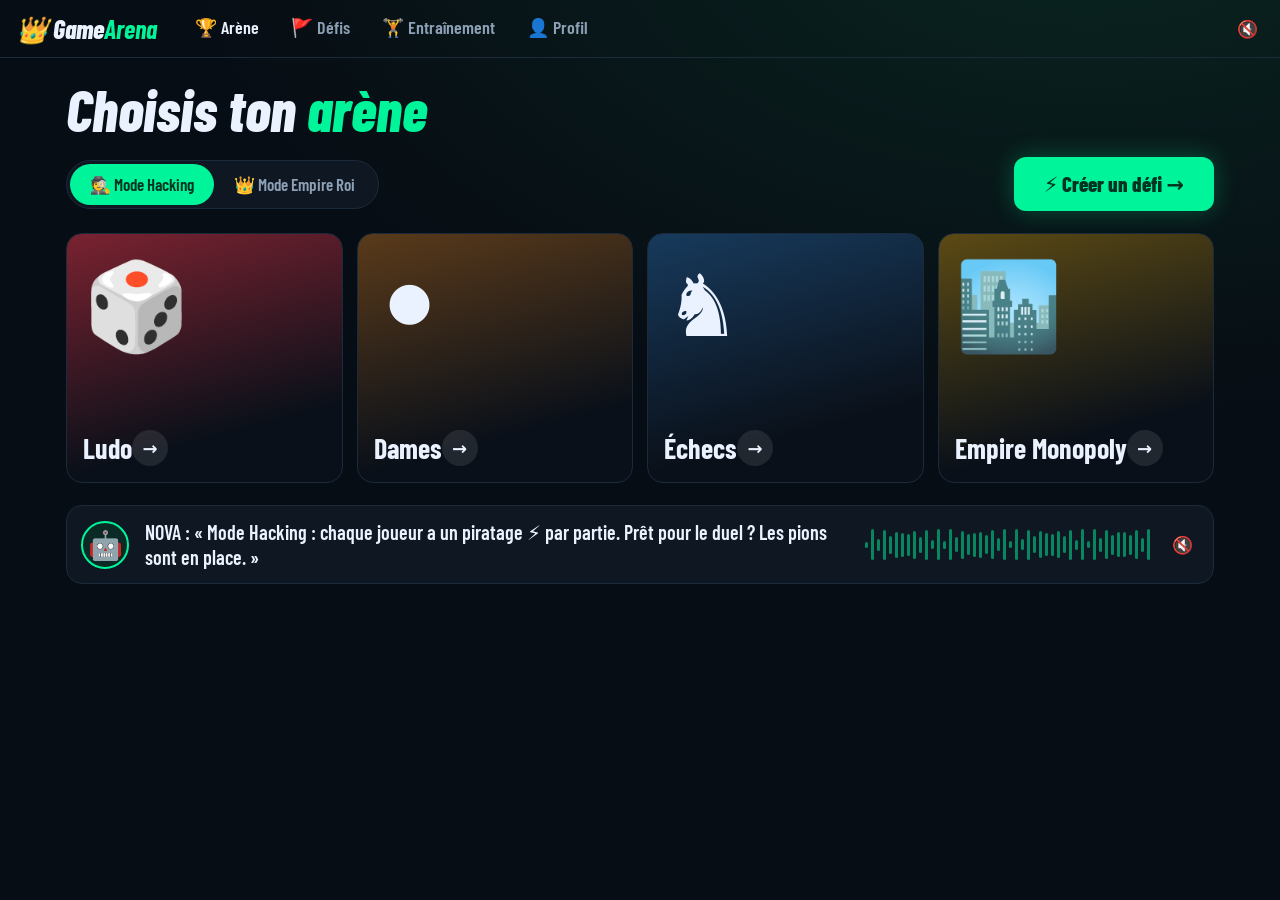
<file: public/assets/aistudio/gamearena_761ebb5e.html>
<!DOCTYPE html>
<html lang="fr">
<head>
<meta charset="utf-8">
<meta name="viewport" content="width=device-width,initial-scale=1">
<title>GameArena</title>
<link rel="stylesheet" href="https://fonts.googleapis.com/css2?family=Barlow+Condensed:ital,wght@0,500;0,600;0,700;1,800&display=swap">
<style>
*{box-sizing:border-box;margin:0}
:root{--bg:#070d14;--p:#0e1722;--l:#1c2b3b;--g:#00f59b;--k:#ff3d71;--t:#eaf2ff;--m:#8da0b5}
body{background:radial-gradient(900px 500px at 85% -10%,#0b3a2b88,transparent),var(--bg);color:var(--t);font:600 17px 'Barlow Condensed','Arial Narrow',system-ui,sans-serif;min-height:100vh}
button,select,input{font:inherit;color:inherit}
button{cursor:pointer;border:0;background:none}
button:disabled{opacity:.4;cursor:default}
header{display:flex;align-items:center;gap:4px;padding:0 16px;height:58px;border-bottom:1px solid var(--l);overflow-x:auto}
.logo{font:italic 800 26px 'Barlow Condensed',sans-serif;margin-right:18px;white-space:nowrap}
.logo b{color:var(--g)}
#tabs{display:flex;flex:1}
.tab{padding:19px 16px;color:var(--m);border-bottom:3px solid transparent;white-space:nowrap;font-size:18px}
.tab.on{color:var(--t);border-color:var(--g)}
main{max-width:1180px;margin:auto;padding:22px 16px 48px}
h1{font:italic 800 clamp(32px,6vw,58px)/1.02 'Barlow Condensed',sans-serif}
h1 em{color:var(--g)}
h1 small{font:500 17px system-ui,sans-serif;font-style:normal;color:var(--m);margin-left:14px}
.bar,.act,.row,.lk,.top{display:flex;align-items:center;gap:14px;flex-wrap:wrap}
.bar{margin:18px 0 22px;justify-content:space-between}
.seg{display:inline-flex;background:var(--p);border:1px solid var(--l);border-radius:40px;padding:3px}
.seg button{padding:10px 20px;border-radius:30px;color:var(--m)}
.seg button.on{background:var(--g);color:#032}
.cta{background:var(--g);color:#032;font-weight:800;font-size:21px;padding:14px 30px;border-radius:12px;box-shadow:0 0 24px #00f59b44}
.ghost{border:1px solid var(--g);color:var(--g);padding:12px 20px;border-radius:12px;text-decoration:none;display:inline-block}
.cards{display:grid;grid-template-columns:repeat(auto-fit,minmax(210px,1fr));gap:14px}
.gc{height:250px;border-radius:16px;border:1px solid var(--l);background:linear-gradient(165deg,var(--a),#0a1019 75%);padding:16px;display:flex;flex-direction:column;justify-content:space-between;text-align:left;color:var(--t);transition:.2s}
.gc:hover{transform:translateY(-4px);border-color:var(--g)}
.big{font-size:86px;text-align:center}
.gn{font-size:28px;font-weight:700;display:flex;justify-content:space-between;align-items:center}
.gn i{font-style:normal;width:36px;height:36px;border-radius:50%;background:#ffffff18;display:grid;place-items:center;font-size:18px}
.panel{background:var(--p);border:1px solid var(--l);border-radius:16px;padding:18px;margin-top:16px}
.novabar{display:flex;align-items:center;gap:16px;margin-top:22px;padding:14px;border:1px solid var(--l);border-radius:16px;background:var(--p)}
.novabar #nl{flex:1;font-size:20px}
.av{width:48px;height:48px;flex:none;border-radius:50%;display:grid;place-items:center;font-size:28px;background:#0c2a25;border:2px solid var(--c,var(--g))}
.wv{display:flex;align-items:center;gap:3px;height:40px}
.wv i{width:3px;background:var(--g);border-radius:2px;animation:w .8s ease-in-out infinite alternate}
@keyframes w{to{transform:scaleY(.25)}}
body.mute .wv i{animation:none;opacity:.5}
.row3{display:grid;grid-template-columns:repeat(auto-fit,minmax(220px,1fr));gap:18px}
select,input{width:100%;margin-top:8px;background:#0a121b;border:1px solid var(--g);border-radius:12px;padding:13px;font-size:20px}
.lk code{flex:1;min-width:200px;background:#0a121b;border:1px solid var(--l);border-radius:10px;padding:12px;font:13px monospace;overflow:hidden;text-overflow:ellipsis;white-space:nowrap}
.slots{display:grid;grid-template-columns:repeat(auto-fit,minmax(200px,1fr));gap:12px;margin-top:12px}
.slot{display:flex;gap:12px;align-items:center;padding:14px;border:1px solid var(--l);border-radius:14px;text-align:left;background:#0a121b;color:var(--t);font-size:19px}
.slot.h{border-color:var(--g)}
.slot.w{border-style:dashed;color:var(--m)}
.note{color:var(--m);font:14px system-ui,sans-serif;margin-top:14px}
.act{margin-top:20px}
.hero{position:relative;overflow:hidden;border-radius:18px;padding:34px;min-height:290px;display:flex;flex-direction:column;justify-content:center;align-items:flex-start;gap:18px;background:linear-gradient(100deg,#07100f 35%,transparent),radial-gradient(circle at 80% 40%,var(--a),#0a1019)}
.hbig{position:absolute;right:6%;top:10%;font-size:180px;opacity:.85}
.pill{background:var(--g);color:#032;padding:10px 20px;border-radius:30px;font-weight:700;font-size:19px}
.pill2{border:1px solid var(--l);padding:8px 16px;border-radius:30px}
.plus{width:60px;height:60px;border:2px dashed var(--m);border-radius:50%;display:grid;place-items:center;font-size:30px;color:var(--m)}
.grow{flex:1;min-width:200px}
.ul{color:var(--m);font-size:22px}
.c{text-align:center;margin-top:18px}
.top{margin-bottom:6px}
.top h1{font-size:40px}
.live{margin-left:auto;border:1px solid var(--l);border-radius:30px;padding:8px 16px;color:var(--k)}
.live i{display:inline-block;width:9px;height:9px;border-radius:50%;background:var(--k);margin-right:6px}
.live b{color:var(--t);border-left:1px solid var(--l);margin-left:10px;padding-left:10px}
.pcs{display:flex;gap:12px;margin:12px 0;flex-wrap:wrap}
.pc{flex:1;min-width:230px;display:flex;align-items:center;gap:12px;padding:10px 14px;border-radius:14px;border:1px solid var(--l);background:var(--p);opacity:.6}
.pc.on{opacity:1;border-color:var(--c);box-shadow:0 0 18px color-mix(in srgb,var(--c) 35%,transparent)}
.pc .nm{flex:1;font-size:22px}
.info{padding:6px 12px;border-radius:8px;background:#0008;font-size:22px;color:var(--c)}
.cr{padding:6px 10px;border:1px solid var(--l);border-radius:8px}
.hk{color:#ffd84d;margin-left:6px;font-size:20px}
.gm{display:grid;grid-template-columns:minmax(0,1.15fr) minmax(280px,1fr);gap:16px;align-items:start}
@media(max-width:860px){.gm{grid-template-columns:1fr}}
.bw{position:relative}
.nova{background:var(--p);border:1px solid var(--l);border-radius:16px;padding:16px;display:flex;flex-direction:column;gap:12px}
.nh{display:flex;align-items:center;gap:12px}
.nh div:nth-child(2){flex:1;font-size:24px}
.nh small{display:block;color:var(--m);font-size:16px}
.m1{border:2px solid var(--g);background:#073a2b;border-radius:12px;padding:14px;font-size:22px;min-height:70px}
.m2{border:1px solid var(--l);border-radius:12px;padding:14px;font-size:20px;color:var(--m);min-height:56px}
.ctl{display:flex;align-items:center;gap:12px;border-top:1px solid var(--l);padding-top:12px}
.ctl>button{border:1px solid var(--l);border-radius:10px;padding:10px 16px;font-size:20px}
.dots{flex:1;display:flex;gap:5px}
.dots i{width:7px;height:7px;border-radius:50%;background:#26394d}
.dots i.on{background:var(--g)}
.ov{position:absolute;inset:0;background:#050a10ea;display:flex;flex-direction:column;align-items:center;justify-content:center;gap:14px;z-index:10;border-radius:16px;text-align:center}
.ov h2{font:italic 800 44px 'Barlow Condensed',sans-serif}
.bd{display:grid;grid-template-columns:repeat(8,1fr);width:min(100%,580px);aspect-ratio:1;margin:auto;border:3px solid var(--g);border-radius:10px;overflow:hidden}
.sq{position:relative;display:flex;align-items:center;justify-content:center;font-size:clamp(26px,6.4vw,50px);cursor:pointer;line-height:1}
.sq.l{background:#0f5a3f}.sq.d{background:#04180f}.sq.wl{background:#e9c48f}.sq.wd{background:#6b3f1f}
.sq.sel{outline:3px solid #fff9;outline-offset:-3px}
.sq.lm{box-shadow:inset 0 0 0 100px #00f59b30}
.sq.chk{background:#a0153a}
.sq.mv::after{content:'';position:absolute;width:26%;height:26%;border-radius:50%;background:#00f59bcc}
.sq u,.sq s{position:absolute;font:600 10px system-ui,sans-serif;text-decoration:none;color:#8fd;opacity:.8}
.sq u{left:3px;top:2px}.sq s{right:3px;bottom:1px}
.ck2{width:76%;height:76%;border-radius:50%;display:grid;place-items:center;font-size:28px;box-shadow:0 4px 0 #0007,inset 0 0 0 4px #0003}
.ck2.w{background:radial-gradient(#fff2d6,#e3b36b);color:#7a4a00}
.ck2.b{background:radial-gradient(#444,#111);color:#ffd84d}
.ck2.mp{outline:3px solid var(--g)}
.lb{position:relative;width:min(100%,580px);aspect-ratio:1;margin:auto;background:#0a121b;border:1px solid var(--l);border-radius:24px}
.yd{position:absolute;width:22%;height:22%;border-radius:18px;background:color-mix(in srgb,var(--c) 25%,#0a121b);border:2px solid var(--c)}
.yd.off{opacity:.2}
.lc{position:absolute;width:3.8%;aspect-ratio:1;border-radius:50%;background:#1d2e40;transform:translate(-50%,-50%)}
.lc.s{background:var(--c)}.lc.st{box-shadow:0 0 0 2px #ffd84d}
.tk{position:absolute;width:5.6%;aspect-ratio:1;border-radius:50%;background:radial-gradient(circle at 35% 30%,#fffa,var(--c) 55%);transform:translate(-50%,-50%);transition:left .35s,top .35s;border:2px solid #0008;z-index:2}
.tk.can{animation:pl .6s infinite alternate;cursor:pointer;z-index:3}
@keyframes pl{to{transform:translate(-50%,-50%) scale(1.35)}}
.ctl2{display:flex;justify-content:center;gap:16px;align-items:center;margin-top:14px}
.dv{font-size:52px;line-height:1}
.mb{display:grid;grid-template:repeat(11,1fr)/repeat(11,1fr);gap:2px;width:min(100%,640px);aspect-ratio:1;margin:auto}
.ms{position:relative;background:#0f1b28;border:1px solid var(--l);font-size:clamp(6px,1.3vw,10px);line-height:1.1;display:flex;flex-direction:column;justify-content:flex-end;align-items:center;text-align:center;padding:2px;overflow:hidden}
.band{position:absolute;top:0;left:0;right:0;height:22%}
.ms em{font-style:normal;color:var(--g)}
.tks{display:flex;gap:1px;position:absolute;top:26%}
.tks b{width:clamp(6px,1.4vw,11px);aspect-ratio:1;border-radius:50%;border:1px solid #fff}
.mc{grid-area:2/2/11/11;display:flex;flex-direction:column;align-items:center;justify-content:center;gap:12px;text-align:center;padding:10px;background:radial-gradient(#0d2a22,#0a121b);border-radius:12px}
.mc h3{font:italic 800 clamp(20px,4vw,38px) 'Barlow Condensed',sans-serif}
.mc h3 em{color:var(--g)}
.mc p{font-size:clamp(13px,2vw,20px);max-width:90%}
.dice{font-size:clamp(32px,7vw,64px)}
.mc .cta{font-size:clamp(14px,2.4vw,20px);padding:10px 18px}
</style>
</head>
<body class="mute">
<header><div class="logo">👑 Game<b>Arena</b></div><nav id="tabs"></nav><button class="snd" onclick="tog()" title="Voix de NOVA">🔇</button></header>
<main id="app"></main>
<script>
/* ============ 1. OUTILS & ÉTAT ============ */
const $=s=>document.querySelector(s),app=$('#app');
const esc=s=>String(s).replace(/[&<>"']/g,c=>'&#'+c.charCodeAt(0)+';');
const LC=['#ff4d4d','#3d8bff','#22c55e','#ffc83d'],CC=['#00f59b','#ff3d71'];
const GI={ludo:{n:'Ludo',e:'🎲',a:'#7a2230',m:4},dames:{n:'Dames',e:'⚫',a:'#5a3a1a',m:2},echecs:{n:'Échecs',e:'♞',a:'#173a5c',m:2},monopoly:{n:'Empire Monopoly',e:'🏙️',a:'#5c4a14',m:4}};
const AV=['😎','👩🏽‍🎤','🧔🏻','🧑🏾‍🚀'],NM=['Karim','Sara','Léa','Yanis'];
const INTRO={ludo:'Ludo : sors un pion avec un 6, capture les autres et rentre à la maison !',dames:'Dames : la prise est obligatoire. Bonne chance !',echecs:'Échecs : les blancs commencent. Prêt pour le duel ?',monopoly:'Empire Monopoly : achète, encaisse, et ruine tes rivaux !'};
const NV={hacking:'Mode Hacking : chaque joueur a un piratage ⚡ par partie. Prêt pour le duel ? Les pions sont en place.',empire:'Mode Empire Roi : chaque capture ou achat rapporte une couronne 👑. La victoire en donne 3 !'};
const rc=()=>[...Array(5)].map(()=>'ABCDEFGHJKLMNPQRSTUVWXYZ23456789'[Math.random()*32|0]).join('');
const S={mode:'hacking',tab:'arene',game:'ludo',n:2,slots:[0,1,0,0],muted:true,code:rc(),link:''};
let G=null;
let P=(()=>{try{return JSON.parse(localStorage.ga)}catch(e){return{}}})();
P.pseudo=P.pseudo||'Karim';P.st=P.st||{};P.cr=P.cr||0;
const save=()=>{try{localStorage.ga=JSON.stringify(P)}catch(e){}};
const WV=()=>[...Array(48)].map((_,i)=>`<i style="height:${6+Math.abs(Math.sin(i*1.7))*26|0}px;animation-delay:${i*45}ms"></i>`).join('');

/* ============ 2. NAVIGATION ============ */
const TABS=[['arene','🏆','Arène'],['defis','🚩','Défis'],['entr','🏋️','Entraînement'],['profil','👤','Profil']];
function nav(){$('#tabs').innerHTML=TABS.map(t=>`<button class="tab ${S.tab===t[0]?'on':''}" onclick="go('${t[0]}')">${t[1]} ${t[2]}</button>`).join('')}
function leave(){if(G){clearTimeout(G.bt);clearInterval(G.clk);window.speechSynthesis&&speechSynthesis.cancel();G=null}}
function go(t){leave();if(location.hash)history.replaceState(null,'',location.href.split('#')[0]);S.tab=t;nav();({arene:vArene,defis:vDefis,entr:vEntr,profil:vProfil})[t]()}
function route(){const h=location.hash.slice(1);if(h){const q=Object.fromEntries(new URLSearchParams(h));if(q.d&&GI[q.g]){leave();return vAccept(q)}}go(S.tab)}

/* ============ 3. ÉCRAN ARÈNE ============ */
function vArene(){
 app.innerHTML=`<h1>Choisis ton <em>arène</em></h1>
 <div class="bar"><div class="seg">${[['hacking','🕵️','Mode Hacking'],['empire','👑','Mode Empire Roi']].map(m=>`<button class="${S.mode===m[0]?'on':''}" onclick="setMode('${m[0]}')">${m[1]} ${m[2]}</button>`).join('')}</div>
 <button class="cta" onclick="go('defis')">⚡ Créer un défi →</button></div>
 <div class="cards">${Object.entries(GI).map(([k,g])=>`<button class="gc" style="--a:${g.a}" onclick="S.game='${k}';go('defis')"><span class="big">${g.e}</span><span class="gn">${g.n}<i>→</i></span></button>`).join('')}</div>
 <div class="novabar"><span class="av">🤖</span><span id="nl">NOVA : « ${NV[S.mode]} »</span><div class="wv">${WV()}</div><button class="snd" onclick="tog()">${S.muted?'🔇':'🔊'}</button></div>`}
function setMode(m){S.mode=m;vArene();speak(NV[m])}

/* ============ 4. ÉCRAN CRÉER UN DÉFI ============ */
function vDefis(){
 const g=GI[S.game];S.n=Math.max(2,Math.min(S.n,g.m));
 const hash=`d=${S.code}&g=${S.game}&m=${S.mode}&n=${S.n}&h=${encodeURIComponent(P.pseudo)}`;
 S.link=location.href.split('#')[0]+'#'+hash;
 app.innerHTML=`<h1>Créer un <em>défi</em><small>Lance une partie et invite tes amis à te rejoindre.</small></h1>
 <section class="panel"><div class="row3">
  <label>🎮 Jeu<select onchange="S.game=this.value;vDefis()">${Object.entries(GI).map(([k,v])=>`<option value="${k}" ${k===S.game?'selected':''}>${v.e} ${v.n}</option>`).join('')}</select></label>
  <label>👑 Mode<select onchange="S.mode=this.value;vDefis()"><option value="hacking" ${S.mode==='hacking'?'selected':''}>🕵️ Mode Hacking</option><option value="empire" ${S.mode==='empire'?'selected':''}>👑 Mode Empire Roi</option></select></label>
  <div>👥 Nombre de joueurs<div class="seg" style="margin-top:8px">${[2,3,4].filter(n=>n<=g.m).map(n=>`<button class="${S.n===n?'on':''}" onclick="S.n=${n};vDefis()">${n} joueurs</button>`).join('')}</div></div>
 </div></section>
 <section class="panel lk">🔗 Lien du défi <code>${esc(S.link)}</code><button class="cta" id="cp2" onclick="cpl()">Copier le lien</button><a class="ghost" target="_blank" rel="noopener" href="https://wa.me/?text=${encodeURIComponent('Je te défie sur GameArena : '+S.link)}">WhatsApp</a></section>
 <section class="panel">👥 Invités (${S.n} places)<div class="slots">${[...Array(S.n)].map((_,i)=>i===0?`<div class="slot h"><span class="av">${AV[0]}</span><div>${esc(P.pseudo)} (hôte)<br>👑 Hôte</div></div>`:`<button class="slot ${S.slots[i]?'':'w'}" onclick="S.slots[${i}]=(S.slots[${i}]+1)%3;vDefis()"><span class="av">${['👤',AV[i],'🤖'][S.slots[i]]}</span><div>${['En attente…<br><small>clique pour ajouter un ami</small>',NM[i]+' a rejoint ✓','Bot IA<br><small>clique pour changer</small>'][S.slots[i]]}</div></button>`).join('')}</div></section>
 <div class="act"><button class="cta" onclick="launch()">⚡ Lancer la partie →</button><button class="ghost" onclick="location.hash='${hash}'">Tester l'invitation</button></div>
 <p class="note">Sans serveur, les amis jouent sur le même écran (chacun son tour) ; les places « en attente » deviennent des bots. Le lien ouvre l'écran d'invitation sur n'importe quel appareil.</p>`}
function cpl(){navigator.clipboard&&navigator.clipboard.writeText(S.link);$('#cp2').textContent='Copié ✓'}
function launch(){const pl=[{name:P.pseudo,av:AV[0]}];for(let i=1;i<S.n;i++){const s=S.slots[i];pl.push({name:s===1?NM[i]:'Bot '+NM[i],av:s===1?AV[i]:'🤖',bot:s!==1})}startGame(S.game,pl)}

/* ============ 5. ÉCRAN INVITATION ============ */
function vAccept(q){
 S.tab='arene';nav();const g=GI[q.g],h=q.h||'Karim',n=Math.max(2,Math.min(+q.n||2,g.m));S.mode=q.m==='empire'?'empire':'hacking';
 app.innerHTML=`<div class="hero" style="--a:${g.a}"><span class="hbig">${g.e}</span><h1>${esc(h)} te défie<br>aux <em>${g.n}</em></h1><span class="pill">${S.mode==='hacking'?'🕵️ Mode Hacking':'👑 Mode Empire Roi'} · ${n} joueurs</span></div>
 <section class="panel row"><span>👥 Joueurs (1/${n})</span><span class="av">😎</span><div>${esc(h)}<br><small>👑 Hôte</small></div><span class="plus">+</span><label class="grow">Ton pseudo<input id="ps" value="${P.pseudo===h?'':esc(P.pseudo)}" placeholder="Sami" maxlength="14"></label></section>
 <div class="act" style="justify-content:center"><button class="cta" style="min-width:300px" onclick="acc('${q.g}',${n},'${esc(h).replace(/'/g,'')}',0)">⚡ Accepter le défi →</button></div>
 <p class="c"><a href="#" class="ul" onclick="acc('${q.g}',${n},'',1);return false">Jouer contre le bot</a></p>
 <p class="note c">Aperçu hors ligne : l'hôte est simulé par l'IA.</p>`}
function acc(k,n,h,solo){
 const me=($('#ps').value||'Sami').trim().slice(0,14);P.pseudo=me;save();
 const you={name:me,av:AV[3]},host={name:h||'Karim',av:AV[0],bot:1,host:1},bot={name:'Bot IA',av:'🤖',bot:1};
 const pl=solo?[you,bot]:[host,you];for(let i=2;i<n;i++)pl.push({name:'Bot '+NM[i],av:'🤖',bot:1});
 history.replaceState(null,'',location.href.split('#')[0]);startGame(k,pl,S.mode)}

/* ============ 6. ENTRAÎNEMENT & PROFIL ============ */
function vEntr(){app.innerHTML=`<h1>Entraîne<em>ment</em></h1><p class="note">Affronte le bot IA, sans pression.</p><div class="cards" style="margin-top:18px">${Object.entries(GI).map(([k,g])=>`<button class="gc" style="--a:${g.a}" onclick="quick('${k}')"><span class="big">${g.e}</span><span class="gn">${g.n}<i>▶</i></span></button>`).join('')}</div>`}
function quick(k){startGame(k,[{name:P.pseudo,av:AV[0]},{name:'Bot IA',av:'🤖',bot:1}])}
function vProfil(){app.innerHTML=`<h1>Ton <em>profil</em></h1><section class="panel"><label>Pseudo<input value="${esc(P.pseudo)}" maxlength="14" onchange="P.pseudo=this.value.trim()||'Karim';save()"></label></section>
 <section class="panel"><h2>👑 ${P.cr} couronnes</h2>${Object.entries(GI).map(([k,g])=>{const s=P.st[k]||{w:0,l:0};return `<p style="margin-top:10px;font-size:20px">${g.e} ${g.n} — ${s.w} victoire(s), ${s.l} défaite(s)</p>`}).join('')}</section>`}

/* ============ 7. MOTEUR DE PARTIE (commun) ============ */
const GM={};
function startGame(k,pl,mode=S.mode){
 leave();S.tab='arene';nav();
 const SE={2:[0,2],3:[0,1,2],4:[0,1,2,3]};
 pl.forEach((p,i)=>{p.cr=0;p.used=0;p.seat=k==='ludo'?SE[pl.length][i]:i;p.c=k==='ludo'||k==='monopoly'?LC[p.seat]:CC[i]});
 G={k,pl,mode,turn:0,mv:0,msgs:[],paused:false,over:false};
 app.innerHTML=`<div class="top"><span class="pill">${mode==='hacking'?'⚡ Mode Hacking':'👑 Empire Roi'}</span><h1>Duel en direct</h1><span class="pill2">${GI[k].e} ${GI[k].n}</span><span class="live"><i></i>EN DIRECT <b>Coup <span id="cp">0</span></b></span></div>
 <div class="pcs" id="pcs"></div>
 <div class="gm"><div class="bw" id="bw"></div><aside class="nova">
 <div class="nh"><span class="av">🤖</span><div>NOVA<small>Commentateur IA</small></div><div class="wv">${WV()}</div></div>
 <div class="m1" id="m1"></div><div class="m2" id="m2"></div>
 <div class="ctl"><button id="pz" onclick="pz()">⏸</button><div class="dots" id="dots"></div><button class="snd" onclick="tog()">${S.muted?'🔇':'🔊'}</button></div></aside></div>`;
 GM[k].init();say(INTRO[k]);up()}
function cards(){$('#pcs').innerHTML=G.pl.map((p,i)=>`<div class="pc ${G.turn===i&&!G.over?'on':''}" style="--c:${p.c}"><span class="av">${p.av}</span><div class="nm">${esc(p.name)}${G.mode==='hacking'&&!p.bot?`<button class="hk" ${p.used||G.turn!==i?'disabled':''} onclick="hack(${i})" title="Piratage">⚡</button>`:''}${p.host?' <small>👑 Hôte</small>':''}</div>${G.info?`<span class="info">${G.info(i)}</span>`:''}<span class="cr">👑 ${p.cr}</span></div>`).join('')}
function tick(){if(!G)return;$('#cp').textContent=G.mv;$('#dots').innerHTML=[...Array(20)].map((_,i)=>`<i class="${i<G.mv%21?'on':''}"></i>`).join('');cards()}
function up(){tick();sched()}
function sched(){clearTimeout(G.bt);if(G.over)return;G.bt=setTimeout(()=>{if(!G)return;if(G.paused)return sched();if(G.pl[G.turn].bot)GM[G.k].bot()},850)}
function later(f,t){const g=G,r=()=>{if(G!==g)return;if(G.paused)return setTimeout(r,300);f()};setTimeout(r,t)}
function cr(i,n=1){G.pl[i].cr+=n}
function pz(){G.paused=!G.paused;$('#pz').textContent=G.paused?'▶':'⏸'}
function hack(i){if(G.over||G.paused||G.turn!==i||G.pl[i].used)return;if(GM[G.k].hack(i)){G.pl[i].used=1;say(G.pl[i].name+' pirate le jeu ⚡ !');up()}}
function say(t){G.msgs.unshift(t);G.msgs.length=Math.min(2,G.msgs.length);G.log=t;$('#m1').textContent='NOVA : « '+G.msgs[0]+' »';$('#m2').textContent=G.msgs[1]?'« '+G.msgs[1]+' »':'';speak(t)}
function speak(t){if(S.muted||!window.speechSynthesis)return;speechSynthesis.cancel();const u=new SpeechSynthesisUtterance(t);u.lang='fr-FR';speechSynthesis.speak(u)}
function tog(){S.muted=!S.muted;document.body.classList.toggle('mute',S.muted);document.querySelectorAll('.snd').forEach(b=>b.textContent=S.muted?'🔇':'🔊');if(S.muted)window.speechSynthesis&&speechSynthesis.cancel();else speak('NOVA est en ligne.')}
function win(i){
 G.over=true;clearInterval(G.clk);const p=G.pl[i];
 if(i>=0){if(G.mode==='empire')p.cr+=3;say(p.name+' remporte la partie !')}else say('Match nul.');
 const s=P.st[G.k]=P.st[G.k]||{w:0,l:0};G.pl.forEach((q,j)=>{if(!q.bot){j===i?s.w++:s.l++;P.cr+=q.cr}});save();
 $('#bw').insertAdjacentHTML('beforeend',`<div class="ov"><h2>${i<0?'Match nul':'🏆 '+esc(p.name)+' gagne !'}</h2><p>${G.pl.map(q=>esc(q.name)+' 👑 '+q.cr).join(' · ')}</p><button class="cta" onclick="again()">Rejouer</button><button class="ghost" onclick="go('arene')">Retour à l'arène</button></div>`);tick()}
function again(){startGame(G.k,G.pl.map(p=>({name:p.name,av:p.av,bot:p.bot,host:p.host})),G.mode)}

/* ============ 8. JEU : ÉCHECS ============ */
const CN={p:'Pion',n:'Cavalier',b:'Fou',r:'Tour',q:'Dame',k:'Roi'},CV={p:1,n:3,b:3,r:5,q:9,k:90},GL={k:'♚',q:'♛',r:'♜',b:'♝',n:'♞',p:'♟'};
const own=(p,c)=>p&&((p===p.toUpperCase())===(c==='w'));
function gen(b,c){const m=[];for(let y=0;y<8;y++)for(let x=0;x<8;x++){const p=b[y][x];if(!own(p,c))continue;const t=p.toLowerCase();
 const push=(nx,ny)=>{if(nx<0||ny<0||nx>7||ny>7)return 0;const q=b[ny][nx];if(own(q,c))return 0;m.push([x,y,nx,ny]);return q?0:1};
 const ray=(ds,once)=>ds.forEach(([dx,dy])=>{let nx=x+dx,ny=y+dy;while(push(nx,ny)&&!once){nx+=dx;ny+=dy}});
 const D=[[1,1],[1,-1],[-1,1],[-1,-1]],R=[[1,0],[-1,0],[0,1],[0,-1]];
 if(t==='p'){const d=c==='w'?-1:1;
  if(b[y+d]&&!b[y+d][x]){m.push([x,y,x,y+d]);if(y===(c==='w'?6:1)&&!b[y+2*d][x])m.push([x,y,x,y+2*d])}
  [-1,1].forEach(dx=>{const q=b[y+d]&&b[y+d][x+dx];if(q&&!own(q,c))m.push([x,y,x+dx,y+d])})}
 else if(t==='n')ray([[1,2],[2,1],[-1,2],[-2,1],[1,-2],[2,-1],[-1,-2],[-2,-1]],1);
 else if(t==='k')ray(D.concat(R),1);
 else ray(t==='b'?D:t==='r'?R:D.concat(R))}return m}
const ap=(b,m)=>{const n=b.map(r=>[...r]);let p=n[m[1]][m[0]];if(p.toLowerCase()==='p'&&(m[3]===0||m[3]===7))p=p==='P'?'Q':'q';n[m[3]][m[2]]=p;n[m[1]][m[0]]='';return n};
const chk=(b,c)=>{const K=c==='w'?'K':'k';return gen(b,c==='w'?'b':'w').some(m=>b[m[3]][m[2]]===K)};
const leg=(b,c)=>gen(b,c).filter(m=>!chk(ap(b,m),c));
const mat=(b,c)=>{let s=0;b.forEach(r=>r.forEach(p=>{if(p){const v=CV[p.toLowerCase()];s+=own(p,c)?v:-v}}));return s};
GM.echecs={
 init(){G.b=['rnbqkbnr','pppppppp','........','........','........','........','PPPPPPPP','RNBQKBNR'].map(r=>[...r].map(c=>c==='.'?'':c));
  G.t=[900,900];G.sel=null;G.hist=[];G.last=null;
  G.info=i=>'⏱ '+(G.t[i]/60|0)+':'+String(G.t[i]%60).padStart(2,'0');
  $('#bw').innerHTML='<div class="bd" id="bd"></div>';
  G.clk=setInterval(()=>{if(G.paused||G.over)return;if(--G.t[G.turn]<=0){say('Temps écoulé !');win(1-G.turn)}else document.querySelectorAll('.info').forEach((e,i)=>e.textContent=G.info(i))},1000);
  this.draw()},
 draw(){const c=G.turn?'b':'w',L=G.over?[]:leg(G.b,c),ck=chk(G.b,c),s=G.sel;G.L=L;let h='';
  for(let y=0;y<8;y++)for(let x=0;x<8;x++){const p=G.b[y][x],t=p.toLowerCase(),
   mv=s&&L.some(m=>m[0]===s[0]&&m[1]===s[1]&&m[2]===x&&m[3]===y),lm=G.last&&((G.last[0]===x&&G.last[1]===y)||(G.last[2]===x&&G.last[3]===y));
   h+=`<div class="sq ${(x+y)%2?'d':'l'} ${s&&s[0]===x&&s[1]===y?'sel':''} ${lm?'lm':''} ${mv?'mv':''} ${ck&&p===(c==='w'?'K':'k')?'chk':''}" onclick="GM.echecs.clk(${x},${y})">${p?`<span style="color:${p===p.toUpperCase()?'#fff':'#ff4d6d'}">${GL[t]}\uFE0E</span>`:''}${x===0?`<u>${8-y}</u>`:''}${y===7?`<s>${'abcdefgh'[x]}</s>`:''}</div>`}
  $('#bd').innerHTML=h},
 clk(x,y){if(G.over||G.paused||G.pl[G.turn].bot)return;const c=G.turn?'b':'w',s=G.sel,m=s&&G.L.find(m=>m[0]===s[0]&&m[1]===s[1]&&m[2]===x&&m[3]===y);if(m)return this.play(m);G.sel=own(G.b[y][x],c)?[x,y]:null;this.draw()},
 play(m){const c=G.turn?'b':'w',oc=c==='w'?'b':'w',p=G.b[m[1]][m[0]],q=G.b[m[3]][m[2]],pl=G.pl[G.turn];
  G.hist.push({b:G.b,t:G.turn});G.b=ap(G.b,m);G.last=m;G.sel=null;G.mv++;if(q)cr(G.turn);
  const L=leg(G.b,oc),ck=chk(G.b,oc),sq='abcdefgh'[m[2]]+(8-m[3]);G.turn=1-G.turn;
  say(CN[p.toLowerCase()]+' en '+sq+(q?', prend '+CN[q.toLowerCase()].toLowerCase()+' !':', '+pl.name+' '+['attaque le centre','met la pression','joue serré','développe ses pièces'][Math.random()*4|0]+' !')+(ck?(L.length?' Échec !':' Échec et mat !'):''));
  this.draw();if(!L.length)return win(ck?1-G.turn:-1);up()},
 bot(){const c=G.turn?'b':'w',o=c==='w'?'b':'w',L=leg(G.b,c);if(!L.length)return;let best=L[0],bs=-1e9;
  L.forEach(m=>{const nb=ap(G.b,m),R=gen(nb,o);let s=mat(nb,c);if(R.length)s=Math.min(...R.map(r=>mat(ap(nb,r),c)));if(chk(nb,o)&&!leg(nb,o).length)s+=500;s+=Math.random()*.4;if(s>bs){bs=s;best=m}});
  this.play(best)},
 hack(){if(G.hist.length<2)return false;const h=G.hist[G.hist.length-2];G.hist.length-=2;G.b=h.b;G.turn=h.t;G.last=null;G.sel=null;G.mv=Math.max(0,G.mv-2);this.draw();return true}
};

/* ============ 9. JEU : DAMES ============ */
function dm(b,c,chain){const caps=[],sim=[];
 for(let y=0;y<8;y++)for(let x=0;x<8;x++){const p=b[y][x];if(!p||p.toLowerCase()!==c)continue;if(chain&&(chain[0]!==x||chain[1]!==y))continue;
  const K=p===p.toUpperCase(),ds=K?[[1,1],[-1,1],[1,-1],[-1,-1]]:c==='w'?[[1,-1],[-1,-1]]:[[1,1],[-1,1]];
  ds.forEach(([dx,dy])=>{const a=b[y+dy]&&b[y+dy][x+dx];
   if(a==='')sim.push([x,y,x+dx,y+dy,-1,-1]);
   else if(a&&a.toLowerCase()!==c&&b[y+2*dy]&&b[y+2*dy][x+2*dx]==='')caps.push([x,y,x+2*dx,y+2*dy,x+dx,y+dy])})}
 return caps.length?caps:chain?[]:sim}
GM.dames={
 init(){G.b=[...Array(8)].map((_,y)=>[...Array(8)].map((_,x)=>(x+y)%2&&y<3?'b':(x+y)%2&&y>4?'w':''));G.sel=null;G.chain=null;
  $('#bw').innerHTML='<div class="bd" id="bd" style="border-color:#c58a4a"></div>';this.draw()},
 draw(){const c=G.turn?'b':'w',L=G.over?[]:dm(G.b,c,G.chain),s=G.sel,hu=!G.pl[G.turn].bot;G.L=L;let h='';
  for(let y=0;y<8;y++)for(let x=0;x<8;x++){const p=G.b[y][x],mv=s&&L.some(m=>m[0]===s[0]&&m[1]===s[1]&&m[2]===x&&m[3]===y),mp=hu&&L.some(m=>m[0]===x&&m[1]===y);
   h+=`<div class="sq ${(x+y)%2?'wd':'wl'} ${s&&s[0]===x&&s[1]===y?'sel':''} ${mv?'mv':''}" onclick="GM.dames.clk(${x},${y})">${p?`<b class="ck2 ${p.toLowerCase()} ${mp?'mp':''}">${p===p.toUpperCase()?'♛':''}</b>`:''}</div>`}
  $('#bd').innerHTML=h},
 clk(x,y){if(G.over||G.paused||G.pl[G.turn].bot)return;const s=G.sel,m=s&&G.L.find(m=>m[0]===s[0]&&m[1]===s[1]&&m[2]===x&&m[3]===y);if(m)return this.mv(m);
  if(!G.chain)G.sel=G.L.some(m=>m[0]===x&&m[1]===y)?[x,y]:null;this.draw()},
 mv(m){const c=G.turn?'b':'w',b=G.b;let p=b[m[1]][m[0]],k=0;const nm=G.pl[G.turn].name;b[m[1]][m[0]]='';
  if(m[4]>=0){b[m[5]][m[4]]='';cr(G.turn)}
  if(p===c&&m[3]===(c==='w'?0:7)){p=c.toUpperCase();k=1}
  b[m[3]][m[2]]=p;G.mv++;G.sel=null;
  if(m[4]>=0&&!k&&dm(b,c,[m[2],m[3]]).length){G.chain=[m[2],m[3]];G.sel=G.chain;say(nm+' enchaîne une prise !')}
  else{G.chain=null;G.turn=1-G.turn;say(k?nm+' fait une dame ♛ !':m[4]>=0?nm+' prend un pion !':nm+' joue en '+'abcdefgh'[m[2]]+(8-m[3])+'.');
   if(!dm(b,G.turn?'b':'w').length){this.draw();return win(1-G.turn)}}
  this.draw();up()},
 bot(){const c=G.turn?'b':'w',L=dm(G.b,c,G.chain);if(!L.length)return;let best=L[0],bs=-9;
  L.forEach(m=>{const s=(m[4]>=0?3:0)+((c==='w'?m[3]===0:m[3]===7)?2:0)+(c==='w'?7-m[3]:m[3])*.1+Math.random();if(s>bs){bs=s;best=m}});this.mv(best)},
 hack(i){if(G.chain)return false;const o=i?'w':'b',a=[];G.b.forEach((r,y)=>r.forEach((p,x)=>p&&p.toLowerCase()===o&&a.push([x,y])));if(!a.length)return false;
  const [x,y]=a[Math.random()*a.length|0];G.b[y][x]='';this.draw();if(!dm(G.b,o).length)win(i);return true}
};

/* ============ 10. JEU : LUDO ============ */
const rp=(i,r)=>{const a=Math.PI*2*i/52-Math.PI/2;return[50+r*Math.cos(a),50+r*Math.sin(a)]};
function lxy(s,p,j){if(p<0){const bx=[1,77,77,1][s],by=[1,1,77,77][s];return[bx+6+(j%2)*11,by+6+(j>>1)*11]}
 if(p<=50)return rp((13*s+p)%52,34);return rp((13*s+50)%52,34*(1-(p-50)/7))}
GM.ludo={
 init(){G.tk=G.pl.map(()=>[-1,-1,-1,-1]);G.rolled=0;G.mvb=[];G.d=0;G.force=0;
  const seats=G.pl.map(p=>p.seat);let h='<div class="lb">';
  for(let s=0;s<4;s++)h+=`<div class="yd ${seats.includes(s)?'':'off'}" style="--c:${LC[s]};left:${[1,77,77,1][s]}%;top:${[1,1,77,77][s]}%"></div>`;
  for(let i=0;i<52;i++){const[x,y]=rp(i,34);h+=`<i class="lc ${i%13===0?'s':''} ${i%13===8?'st':''}" style="--c:${LC[i/13|0]};left:${x}%;top:${y}%"></i>`}
  for(let s=0;s<4;s++)for(let k=1;k<=5;k++){const[x,y]=rp((13*s+50)%52,34*(1-k/7));h+=`<i class="lc s" style="--c:${LC[s]};left:${x}%;top:${y}%"></i>`}
  G.pl.forEach((p,i)=>{for(let j=0;j<4;j++)h+=`<b class="tk" id="t${i}_${j}" style="--c:${p.c}" onclick="GM.ludo.pick(${i},${j})"></b>`});
  $('#bw').innerHTML=h+'</div><div class="ctl2"><button class="cta" id="dice" onclick="G.pl[G.turn].bot||GM.ludo.roll()">🎲 Lancer le dé</button><span class="dv" id="dv">🎲</span></div>';this.upd()},
 upd(){G.tk.forEach((a,i)=>a.forEach((p,j)=>{const e=$('#t'+i+'_'+j),[x,y]=lxy(G.pl[i].seat,p,j);e.style.left=x+(p===56?(j-1.5)*2:0)+'%';e.style.top=y+'%';e.classList.toggle('can',!!G.rolled&&i===G.turn&&G.mvb.includes(j)&&!G.pl[i].bot)}));
  $('#dv').textContent=G.d?'⚀⚁⚂⚃⚄⚅'[G.d-1]:'🎲';$('#dice').disabled=!!G.rolled||G.pl[G.turn].bot||G.over},
 can(i,d){return G.tk[i].map((p,j)=>p<0?(d===6?j:-1):(p+d<=56?j:-1)).filter(j=>j>=0)},
 roll(){if(G.over||G.paused||G.rolled)return;const i=G.turn,d=G.force?6:(1+Math.random()*6)|0;G.force=0;G.d=d;G.rolled=1;G.mvb=this.can(i,d);
  say(G.pl[i].name+' lance le dé… '+d+(d===6?' ! Il rejoue.':'.'));this.upd();
  if(!G.mvb.length)later(()=>{say('Aucun pion ne peut bouger.');this.end(0)},900);
  else if(G.mvb.length===1&&!G.pl[i].bot)later(()=>this.pick(i,G.mvb[0]),450);
  else sched()},
 pick(i,j){if(G.over||!G.rolled||i!==G.turn||!G.mvb.includes(j))return;const d=G.d,p=G.tk[i][j],np=p<0?0:p+d,s=G.pl[i].seat;G.tk[i][j]=np;G.mvb=[];G.rolled=2;let cap=0;
  if(np<=50){const idx=(13*s+np)%52;if(idx%13!==0&&idx%13!==8)G.tk.forEach((a,k)=>{if(k!==i)a.forEach((q,l)=>{if(q>=0&&q<=50&&(13*G.pl[k].seat+q)%52===idx){a[l]=-1;cap++}})})}
  if(cap){cr(i,cap);say(G.pl[i].name+' capture '+cap+' pion'+(cap>1?'s':'')+' !')}
  if(np===56){cr(i);say('Un pion de '+G.pl[i].name+' rentre à la maison !')}
  G.mv++;this.upd();if(G.tk[i].every(q=>q===56)){tick();return win(i)}
  later(()=>this.end(d===6),450)},
 end(x){G.rolled=0;G.mvb=[];if(!x){G.turn=(G.turn+1)%G.pl.length;if(!G.pl[G.turn].bot)say('À toi de jouer, '+G.pl[G.turn].name+' !')}this.upd();up()},
 bot(){if(!G.rolled)return this.roll();const i=G.turn,d=G.d,s=G.pl[i].seat;let best=G.mvb[0],bs=-1;
  G.mvb.forEach(j=>{const p=G.tk[i][j],np=p<0?0:p+d;let sc=np+(p<0?30:0)+(np===56?40:0);
   if(np<=50){const idx=(13*s+np)%52;G.tk.forEach((a,k)=>k!==i&&a.forEach(q=>{if(q>=0&&q<=50&&(13*G.pl[k].seat+q)%52===idx&&idx%13!==0&&idx%13!==8)sc+=60}))}
   sc+=Math.random()*5;if(sc>bs){bs=sc;best=j}});this.pick(i,best)},
 hack(){if(G.rolled)return false;G.force=1;return true}
};

/* ============ 11. JEU : EMPIRE MONOPOLY ============ */
const SQ="Départ;Rue du Port|60|0;Caisse;Rue des Lilas|60|0;Impôts;Gare Nord|200|9;Avenue Soleil|100|1;Chance;Rue Neuve|100|1;Bd Liberté|120|1;Prison;Place Rose|140|2;Centrale|150|8;Rue de Paris|140|2;Av. Victor|160|2;Gare Est|200|9;Rue de la Mer|180|3;Caisse;Rue de Nice|180|3;Av. de Lyon|200|3;Parc gratuit;Rue d'Or|220|4;Chance;Bd de l'Opéra|220|4;Rue du Roi|240|4;Gare Sud|200|9;Rue Océan|260|5;Rue Plage|260|5;Eaux|150|8;Av. Palmier|280|5;Va en prison;Rue d'Hiver|300|6;Rue Neige|300|6;Caisse;Av. de l'Étoile|320|6;Gare Ouest|200|9;Chance;Bd Royal|350|7;Taxe de luxe;Empire|400|7".split(';').map(s=>{const[n,p,g]=s.split('|');return{n,p:+p||0,g:g===undefined?-1:+g}});
const GC=['#8b5a2b','#6ec6ff','#ff7ac8','#ff9a3d','#ff4d4d','#ffd84d','#2ecc71','#3d6bff'],GR={};
SQ.forEach((s,i)=>{if(s.g>=0)(GR[s.g]=GR[s.g]||[]).push(i)});
const mxy=i=>i<=10?[10-i,10]:i<=20?[0,20-i]:i<=30?[i-20,0]:[10,i-30];
GM.monopoly={
 init(){G.cash=G.pl.map(()=>1500);G.pos=G.pl.map(()=>0);G.own={};G.out=G.pl.map(()=>0);G.jail=G.pl.map(()=>0);G.ph='roll';G.d=[0,0];G.log='';
  G.info=i=>'💰 '+G.cash[i]+(G.out[i]?' ✖':'');$('#bw').innerHTML='<div class="mb" id="bd"></div>';this.draw()},
 draw(){let h='';SQ.forEach((s,i)=>{const[x,y]=mxy(i),o=G.own[i];
  h+=`<div class="ms" style="grid-column:${x+1};grid-row:${y+1}${o!==undefined?`;box-shadow:inset 0 0 0 3px ${LC[o]}`:''}">${s.g>=0&&s.g<8?`<i class="band" style="background:${GC[s.g]}"></i>`:''}<span>${s.n}</span>${s.p?`<em>${s.p}</em>`:''}<div class="tks">${G.pos.map((p,k)=>p===i&&!G.out[k]?`<b style="background:${LC[k]}"></b>`:'').join('')}</div></div>`});
  const hu=!G.over&&!G.pl[G.turn].bot;
  h+=`<div class="mc"><h3>EMPIRE <em>MONOPOLY</em></h3><div class="dice">${G.d.map(v=>v?'⚀⚁⚂⚃⚄⚅'[v-1]:'🎲').join(' ')}</div><p>${esc(G.log)}</p>
  ${hu&&G.ph==='roll'?'<button class="cta" onclick="GM.monopoly.roll()">🎲 Lancer les dés</button>':''}
  ${hu&&G.ph==='buy'?`<div class="act" style="margin:0;justify-content:center"><button class="cta" onclick="GM.monopoly.yes()">Acheter (${SQ[G.pos[G.turn]].p})</button><button class="ghost" onclick="GM.monopoly.no()">Passer</button></div>`:''}
  ${G.over?'':'<button class="ghost" style="padding:6px 12px" onclick="GM.monopoly.fin()">Terminer : le plus riche gagne</button>'}</div>`;
  $('#bd').innerHTML=h},
 roll(){if(G.over||G.paused||G.ph!=='roll')return;const i=G.turn;
  if(G.jail[i]){G.jail[i]=0;say(G.pl[i].name+' sort de prison (tour passé).');return this.next(0)}
  const a=(1+Math.random()*6)|0,b=(1+Math.random()*6)|0,np=G.pos[i]+a+b;G.d=[a,b];if(np>=40){G.cash[i]+=200;say(G.pl[i].name+' passe par Départ : +200.')}
  G.pos[i]=np%40;G.mv++;G.ph='res';say(G.pl[i].name+' lance '+a+'+'+b+' et arrive : '+SQ[G.pos[i]].n+'.');tick();this.draw();
  later(()=>this.land(i,a+b,a===b),900)},
 rent(q,t){const s=SQ[q],o=G.own[q],n=GR[s.g].filter(k=>G.own[k]===o).length;
  if(s.g===9)return 25*n;if(s.g===8)return t*(n===2?10:4);return Math.round(s.p/20)*5*(n===GR[s.g].length?2:1)},
 buy(i){const q=G.pos[i],s=SQ[q];G.cash[i]-=s.p;G.own[q]=i;cr(i);say(G.pl[i].name+' achète '+s.n+' pour '+s.p+'.')},
 land(i,t,db){const q=G.pos[i],s=SQ[q],o=G.own[q],nm=G.pl[i].name;
  if(s.p&&o===undefined){
   if(G.cash[i]>=s.p){
    if(G.pl[i].bot){if(G.cash[i]-s.p>=150)this.buy(i);else say(nm+' garde ses pièces.')}
    else{G.ph='buy';G.db=db;say(nm+', '+s.n+' est libre pour '+s.p+'. Tu achètes ?');tick();return this.draw()}}
   else say(nm+' n\'a pas assez pour '+s.n+'.')}
  else if(s.p&&o!==i){const r=this.rent(q,t);G.cash[i]-=r;G.cash[o]+=r;say(nm+' paie '+r+' à '+G.pl[o].name+'.')}
  else if([2,7,17,22,33,36].includes(q)){const e=[150,-100,50,-50,100,-150][Math.random()*6|0];G.cash[i]+=e;say((q%5===2?'Caisse':'Chance')+' : '+nm+(e>0?' reçoit ':' perd ')+Math.abs(e)+'.')}
  else if(q===4||q===38){const x=q===4?200:100;G.cash[i]-=x;say(nm+' paie '+x+' d\'impôts.')}
  else if(q===20){G.cash[i]+=50;say(nm+' gagne 50 au parc gratuit.')}
  else if(q===30){G.pos[i]=10;G.jail[i]=1;say(nm+' file en prison !')}
  this.next(db)},
 yes(){const i=G.turn;this.buy(i);this.next(G.db)},
 no(){say(G.pl[G.turn].name+' passe son tour d\'achat.');this.next(G.db)},
 next(db){const i=G.turn;
  if(G.cash[i]<0){G.out[i]=1;Object.keys(G.own).forEach(k=>{if(G.own[k]===i)delete G.own[k]});say(G.pl[i].name+' est en faillite !')}
  const al=G.pl.map((_,k)=>k).filter(k=>!G.out[k]);if(al.length<2){this.draw();return win(al[0])}
  if(!(db&&!G.out[i]&&!G.jail[i])){do{G.turn=(G.turn+1)%G.pl.length}while(G.out[G.turn])}
  G.ph='roll';this.draw();up()},
 fin(){if(G.over)return;const w=i=>G.cash[i]+Object.keys(G.own).reduce((a,k)=>a+(G.own[k]===i?SQ[k].p:0),0);let b=-1,bv=-1e9;G.pl.forEach((_,i)=>{if(!G.out[i]&&w(i)>bv){bv=w(i);b=i}});this.draw();win(b)},
 bot(){if(G.ph==='roll')this.roll()},
 hack(i){if(G.ph!=='roll')return false;const c=G.pl.map((_,k)=>k).filter(k=>k!==i&&!G.out[k]);if(!c.length)return false;const v=c[Math.random()*c.length|0];G.cash[v]-=150;G.cash[i]+=150;this.draw();return true}
};

/* ============ 12. DÉMARRAGE ============ */
onhashchange=route;route();
</script>
</body>
</html>
</file>
